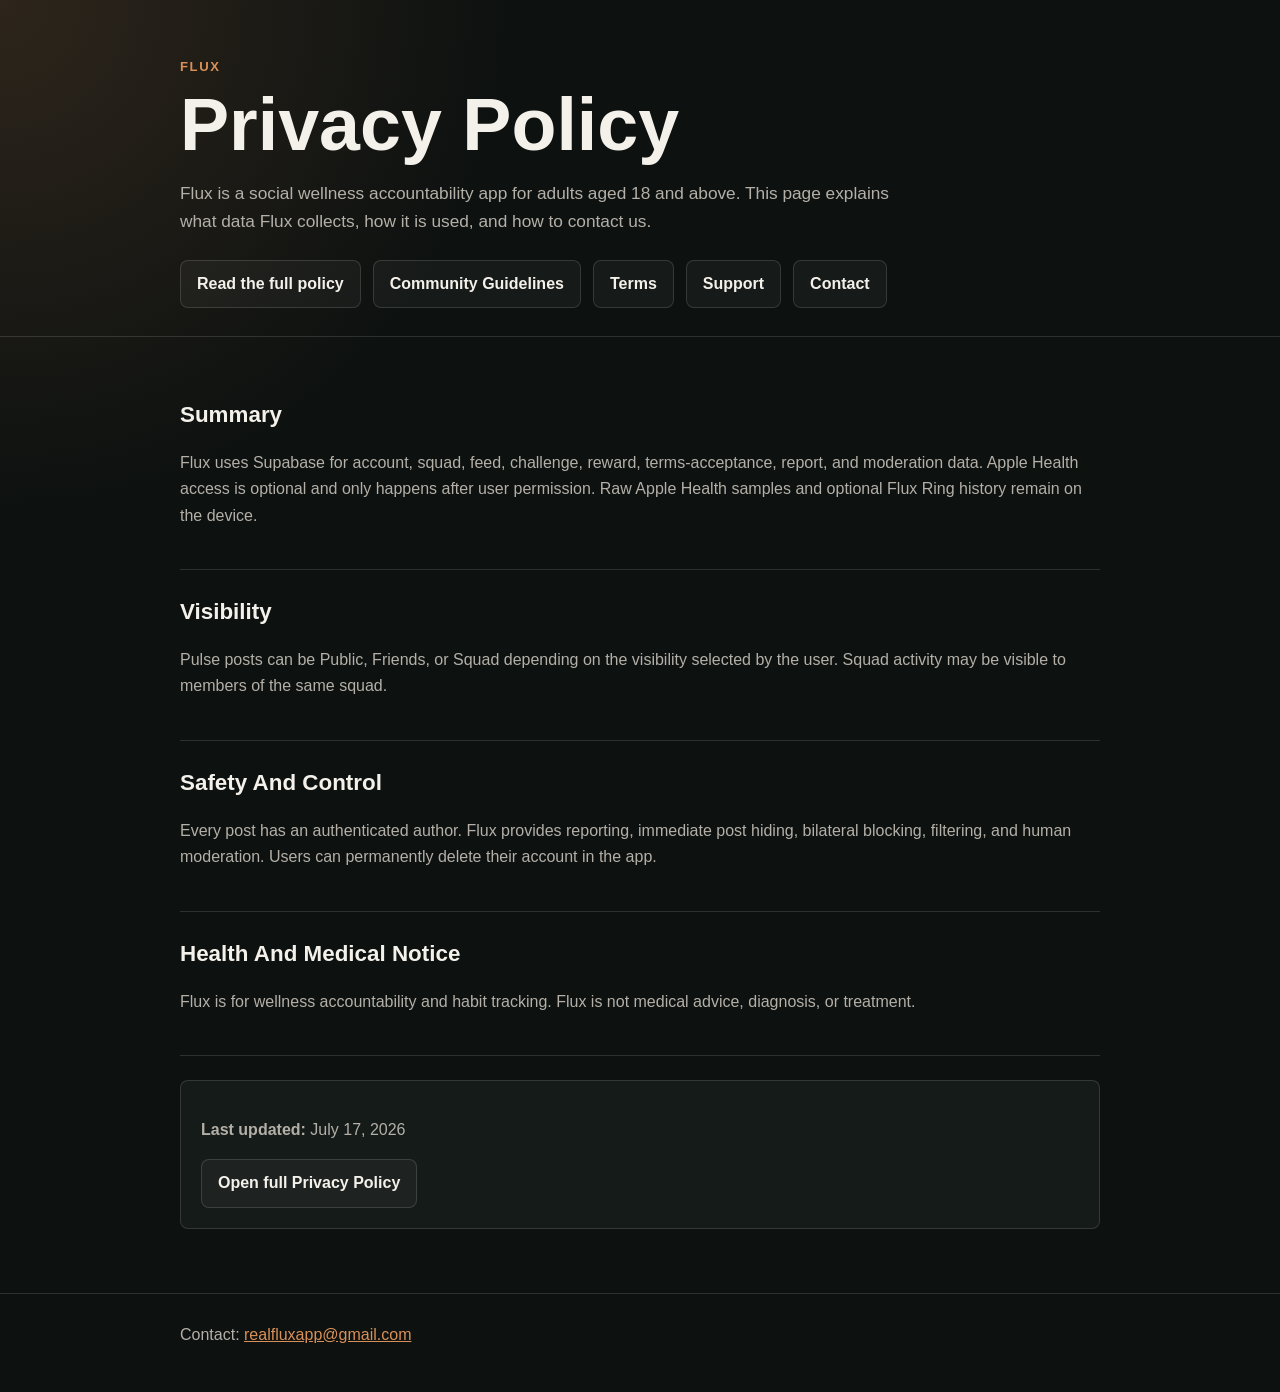
<file: index.html>
<!doctype html>
<html lang="en">
<head>
    <meta charset="utf-8">
    <meta name="viewport" content="width=device-width, initial-scale=1">
    <title>Flux Privacy Policy</title>
    <meta name="description" content="Privacy Policy for Flux, a social wellness accountability iOS app for adults.">
    <link rel="stylesheet" href="styles.css">
</head>
<body>
    <header>
        <div class="shell">
            <div class="brand">Flux</div>
            <h1>Privacy Policy</h1>
            <p class="lede">Flux is a social wellness accountability app for adults aged 18 and above. This page explains what data Flux collects, how it is used, and how to contact us.</p>
            <nav aria-label="Policy navigation">
                <a href="privacy-policy.html">Read the full policy</a>
                <a href="community-guidelines.html">Community Guidelines</a>
                <a href="terms.html">Terms</a>
                <a href="support.html">Support</a>
                <a href="mailto:realfluxapp@gmail.com">Contact</a>
            </nav>
        </div>
    </header>
    <main>
        <div class="shell">
            <section>
                <h2>Summary</h2>
                <p>Flux uses Supabase for account, squad, feed, challenge, reward, terms-acceptance, report, and moderation data. Apple Health access is optional and only happens after user permission. Raw Apple Health samples and optional Flux Ring history remain on the device.</p>
            </section>
            <section>
                <h2>Visibility</h2>
                <p>Pulse posts can be Public, Friends, or Squad depending on the visibility selected by the user. Squad activity may be visible to members of the same squad.</p>
            </section>
            <section>
                <h2>Safety And Control</h2>
                <p>Every post has an authenticated author. Flux provides reporting, immediate post hiding, bilateral blocking, filtering, and human moderation. Users can permanently delete their account in the app.</p>
            </section>
            <section>
                <h2>Health And Medical Notice</h2>
                <p>Flux is for wellness accountability and habit tracking. Flux is not medical advice, diagnosis, or treatment.</p>
            </section>
            <div class="card">
                <p><strong>Last updated:</strong> July 17, 2026</p>
                <a class="button" href="privacy-policy.html">Open full Privacy Policy</a>
            </div>
        </div>
    </main>
    <footer>
        <div class="shell">Contact: <a href="mailto:realfluxapp@gmail.com">realfluxapp@gmail.com</a></div>
    </footer>
</body>
</html>
</file>
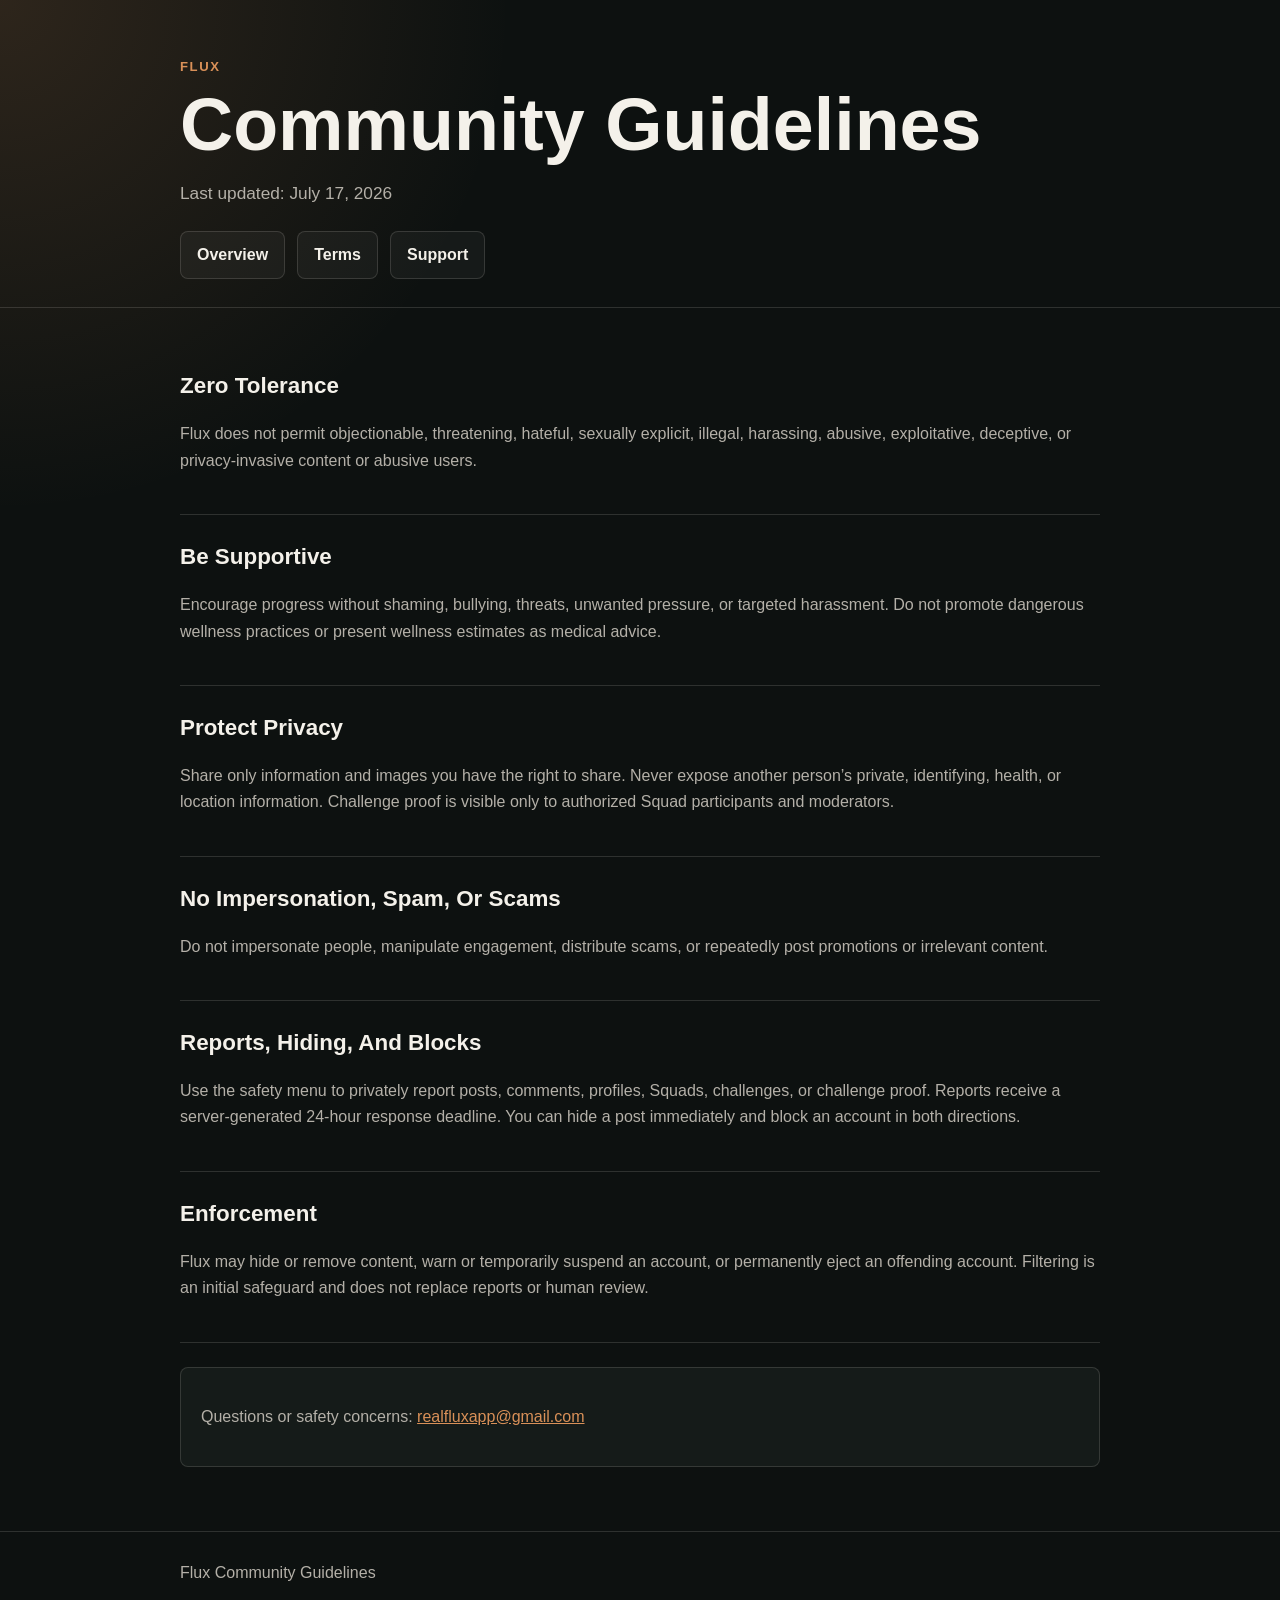
<file: community-guidelines.html>
<!doctype html>
<html lang="en">
<head>
    <meta charset="utf-8">
    <meta name="viewport" content="width=device-width, initial-scale=1">
    <title>Flux Community Guidelines</title>
    <meta name="description" content="Community and user-generated-content safety rules for Flux.">
    <link rel="stylesheet" href="styles.css">
</head>
<body>
    <header><div class="shell">
        <div class="brand">Flux</div>
        <h1>Community Guidelines</h1>
        <p class="lede">Last updated: July 17, 2026</p>
        <nav aria-label="Policy navigation"><a href="index.html">Overview</a><a href="terms.html">Terms</a><a href="support.html">Support</a></nav>
    </div></header>
    <main><div class="shell">
        <section><h2>Zero Tolerance</h2><p>Flux does not permit objectionable, threatening, hateful, sexually explicit, illegal, harassing, abusive, exploitative, deceptive, or privacy-invasive content or abusive users.</p></section>
        <section><h2>Be Supportive</h2><p>Encourage progress without shaming, bullying, threats, unwanted pressure, or targeted harassment. Do not promote dangerous wellness practices or present wellness estimates as medical advice.</p></section>
        <section><h2>Protect Privacy</h2><p>Share only information and images you have the right to share. Never expose another person’s private, identifying, health, or location information. Challenge proof is visible only to authorized Squad participants and moderators.</p></section>
        <section><h2>No Impersonation, Spam, Or Scams</h2><p>Do not impersonate people, manipulate engagement, distribute scams, or repeatedly post promotions or irrelevant content.</p></section>
        <section><h2>Reports, Hiding, And Blocks</h2><p>Use the safety menu to privately report posts, comments, profiles, Squads, challenges, or challenge proof. Reports receive a server-generated 24-hour response deadline. You can hide a post immediately and block an account in both directions.</p></section>
        <section><h2>Enforcement</h2><p>Flux may hide or remove content, warn or temporarily suspend an account, or permanently eject an offending account. Filtering is an initial safeguard and does not replace reports or human review.</p></section>
        <div class="card"><p>Questions or safety concerns: <a href="mailto:realfluxapp@gmail.com">realfluxapp@gmail.com</a></p></div>
    </div></main>
    <footer><div class="shell">Flux Community Guidelines</div></footer>
</body>
</html>
</file>
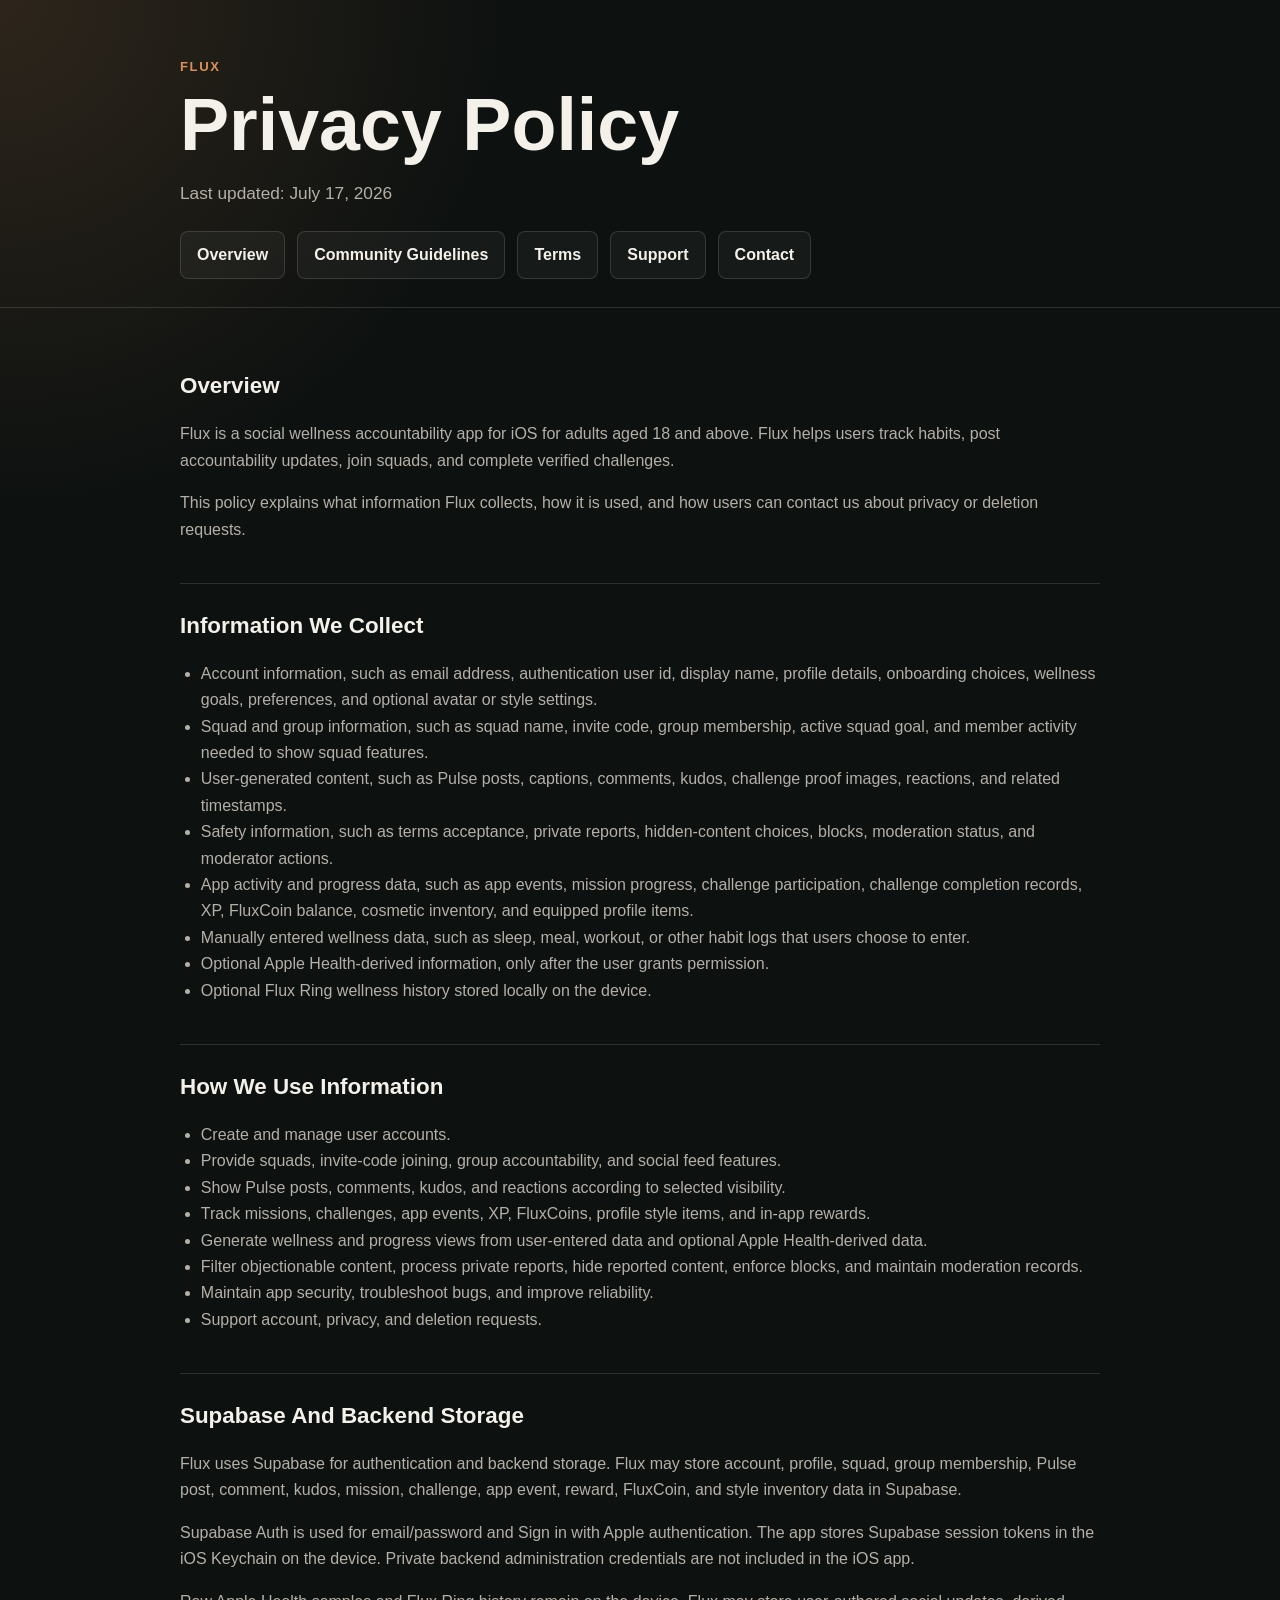
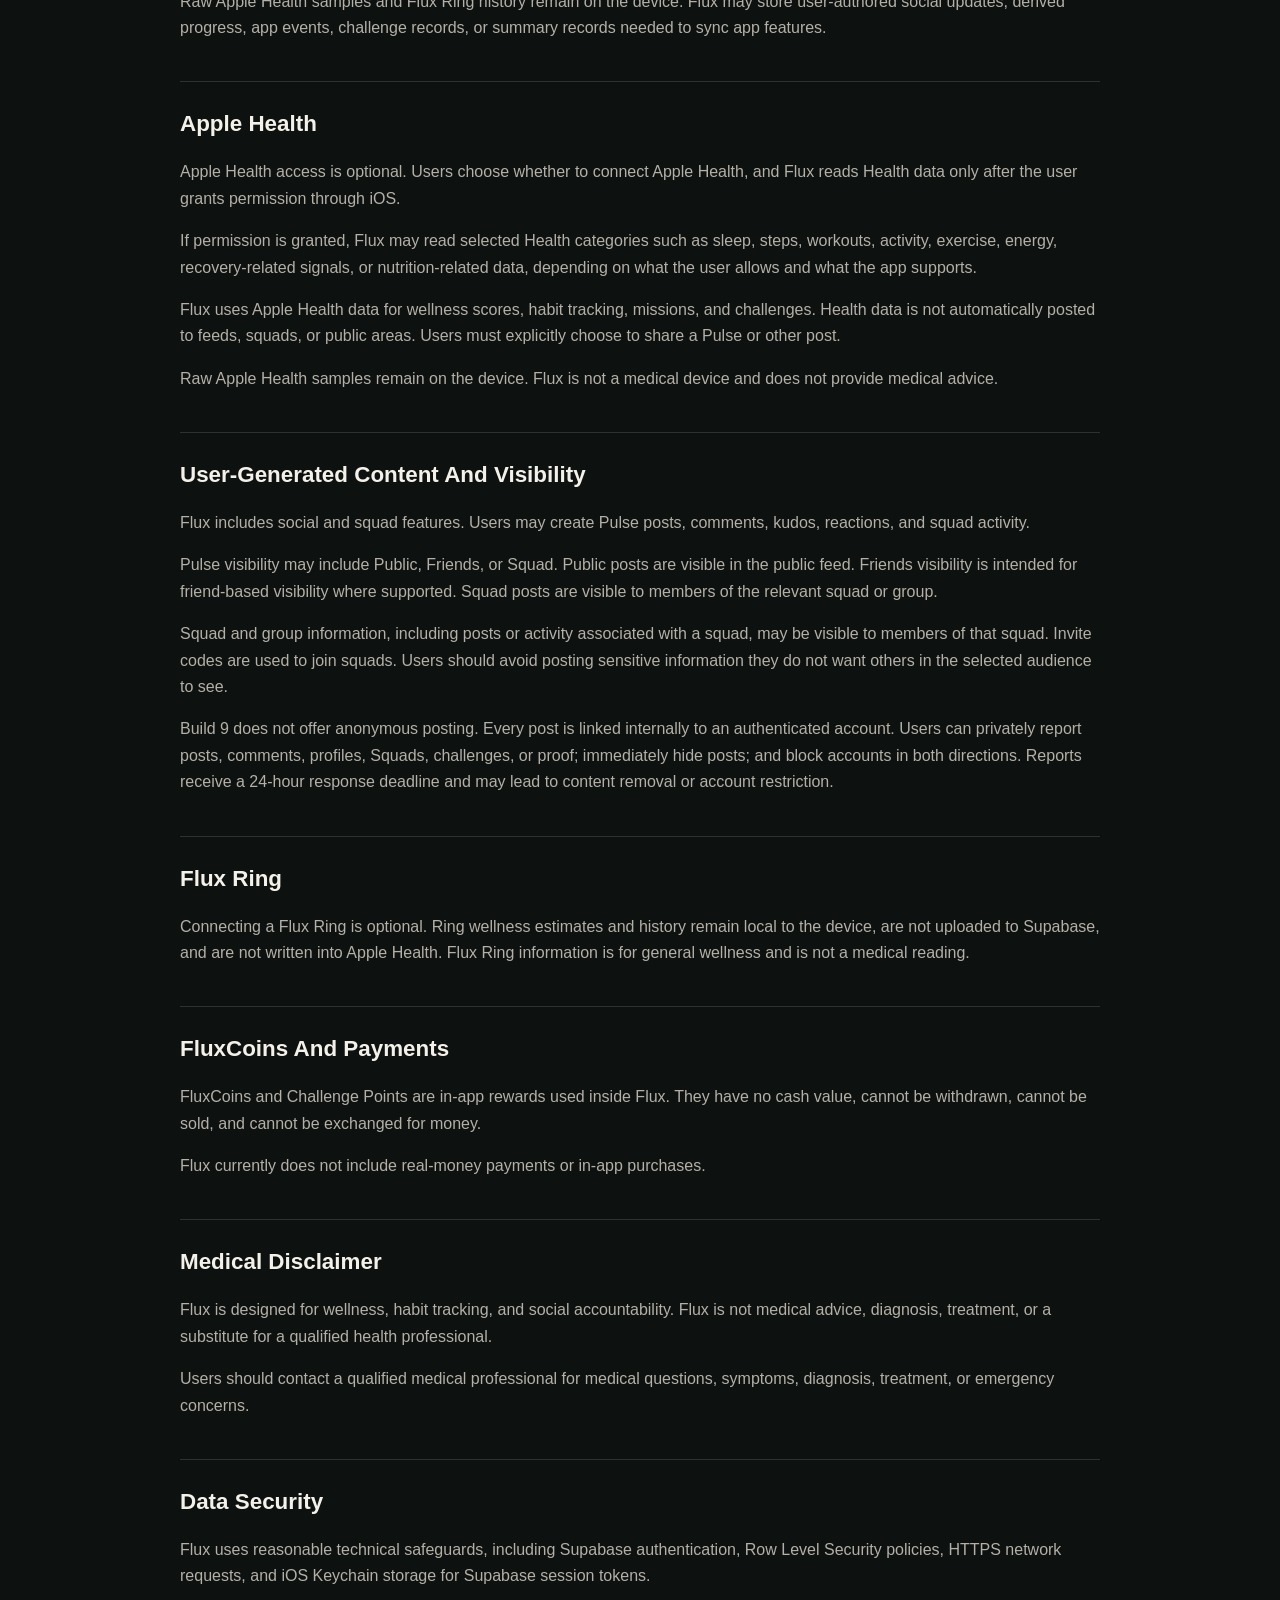
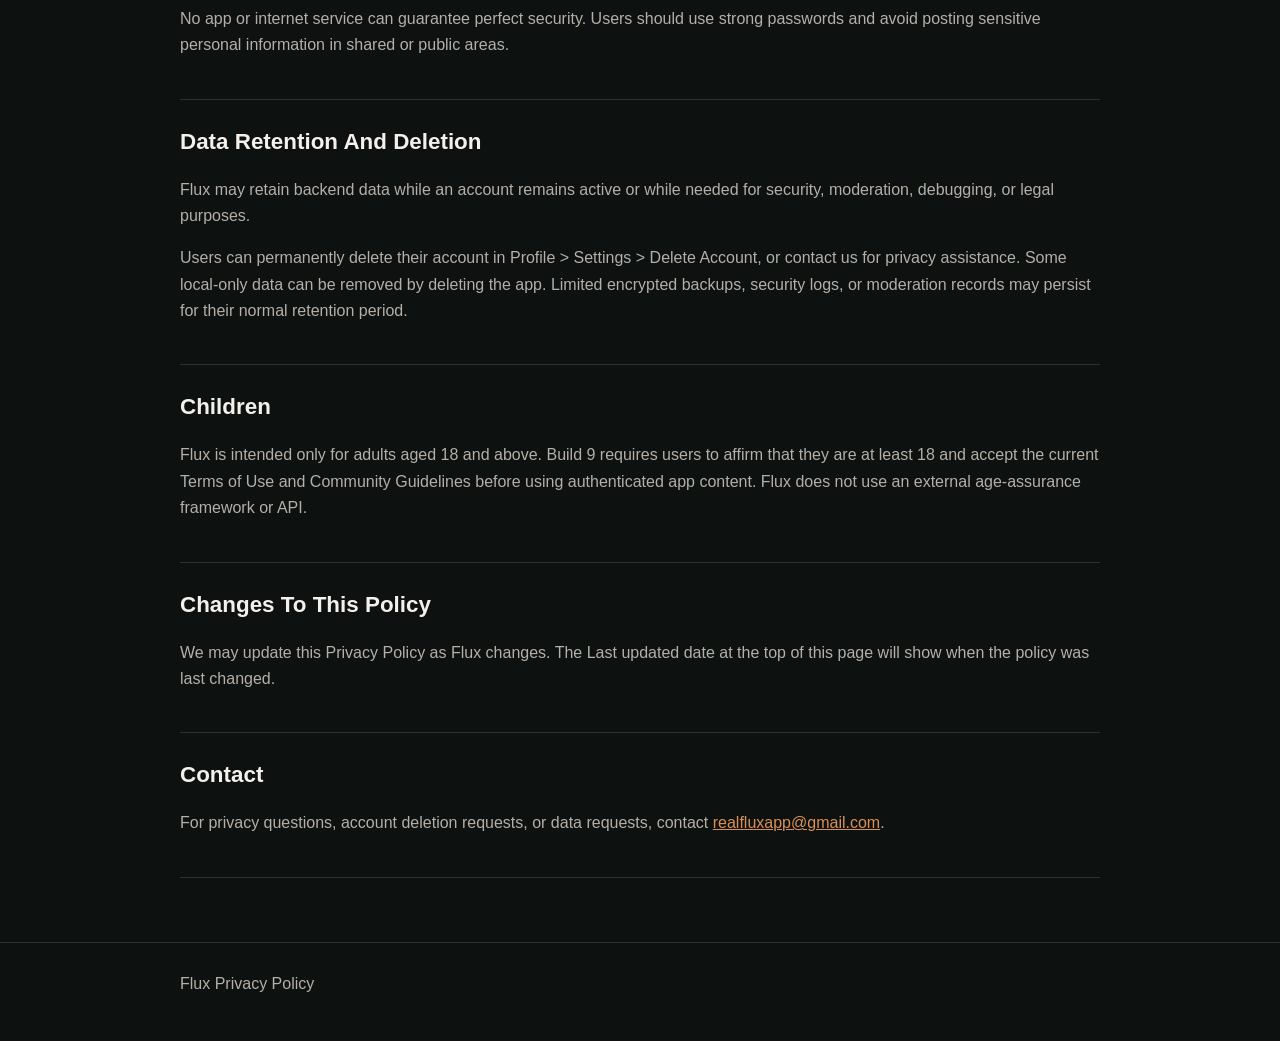
<file: privacy-policy.html>
<!doctype html>
<html lang="en">
<head>
    <meta charset="utf-8">
    <meta name="viewport" content="width=device-width, initial-scale=1">
    <title>Flux Privacy Policy</title>
    <meta name="description" content="Full Privacy Policy for Flux.">
    <link rel="stylesheet" href="styles.css">
</head>
<body>
    <header>
        <div class="shell">
            <div class="brand">Flux</div>
            <h1>Privacy Policy</h1>
            <p class="lede">Last updated: July 17, 2026</p>
            <nav aria-label="Policy navigation">
                <a href="index.html">Overview</a>
                <a href="community-guidelines.html">Community Guidelines</a>
                <a href="terms.html">Terms</a>
                <a href="support.html">Support</a>
                <a href="mailto:realfluxapp@gmail.com">Contact</a>
            </nav>
        </div>
    </header>
    <main>
        <div class="shell">
            <section>
                <h2>Overview</h2>
                <p>Flux is a social wellness accountability app for iOS for adults aged 18 and above. Flux helps users track habits, post accountability updates, join squads, and complete verified challenges.</p>
                <p>This policy explains what information Flux collects, how it is used, and how users can contact us about privacy or deletion requests.</p>
            </section>
            <section>
                <h2>Information We Collect</h2>
                <ul>
                    <li>Account information, such as email address, authentication user id, display name, profile details, onboarding choices, wellness goals, preferences, and optional avatar or style settings.</li>
                    <li>Squad and group information, such as squad name, invite code, group membership, active squad goal, and member activity needed to show squad features.</li>
                    <li>User-generated content, such as Pulse posts, captions, comments, kudos, challenge proof images, reactions, and related timestamps.</li>
                    <li>Safety information, such as terms acceptance, private reports, hidden-content choices, blocks, moderation status, and moderator actions.</li>
                    <li>App activity and progress data, such as app events, mission progress, challenge participation, challenge completion records, XP, FluxCoin balance, cosmetic inventory, and equipped profile items.</li>
                    <li>Manually entered wellness data, such as sleep, meal, workout, or other habit logs that users choose to enter.</li>
                    <li>Optional Apple Health-derived information, only after the user grants permission.</li>
                    <li>Optional Flux Ring wellness history stored locally on the device.</li>
                </ul>
            </section>
            <section>
                <h2>How We Use Information</h2>
                <ul>
                    <li>Create and manage user accounts.</li>
                    <li>Provide squads, invite-code joining, group accountability, and social feed features.</li>
                    <li>Show Pulse posts, comments, kudos, and reactions according to selected visibility.</li>
                    <li>Track missions, challenges, app events, XP, FluxCoins, profile style items, and in-app rewards.</li>
                    <li>Generate wellness and progress views from user-entered data and optional Apple Health-derived data.</li>
                    <li>Filter objectionable content, process private reports, hide reported content, enforce blocks, and maintain moderation records.</li>
                    <li>Maintain app security, troubleshoot bugs, and improve reliability.</li>
                    <li>Support account, privacy, and deletion requests.</li>
                </ul>
            </section>
            <section>
                <h2>Supabase And Backend Storage</h2>
                <p>Flux uses Supabase for authentication and backend storage. Flux may store account, profile, squad, group membership, Pulse post, comment, kudos, mission, challenge, app event, reward, FluxCoin, and style inventory data in Supabase.</p>
                <p>Supabase Auth is used for email/password and Sign in with Apple authentication. The app stores Supabase session tokens in the iOS Keychain on the device. Private backend administration credentials are not included in the iOS app.</p>
                <p>Raw Apple Health samples and Flux Ring history remain on the device. Flux may store user-authored social updates, derived progress, app events, challenge records, or summary records needed to sync app features.</p>
            </section>
            <section>
                <h2>Apple Health</h2>
                <p>Apple Health access is optional. Users choose whether to connect Apple Health, and Flux reads Health data only after the user grants permission through iOS.</p>
                <p>If permission is granted, Flux may read selected Health categories such as sleep, steps, workouts, activity, exercise, energy, recovery-related signals, or nutrition-related data, depending on what the user allows and what the app supports.</p>
                <p>Flux uses Apple Health data for wellness scores, habit tracking, missions, and challenges. Health data is not automatically posted to feeds, squads, or public areas. Users must explicitly choose to share a Pulse or other post.</p>
                <p>Raw Apple Health samples remain on the device. Flux is not a medical device and does not provide medical advice.</p>
            </section>
            <section>
                <h2>User-Generated Content And Visibility</h2>
                <p>Flux includes social and squad features. Users may create Pulse posts, comments, kudos, reactions, and squad activity.</p>
                <p>Pulse visibility may include Public, Friends, or Squad. Public posts are visible in the public feed. Friends visibility is intended for friend-based visibility where supported. Squad posts are visible to members of the relevant squad or group.</p>
                <p>Squad and group information, including posts or activity associated with a squad, may be visible to members of that squad. Invite codes are used to join squads. Users should avoid posting sensitive information they do not want others in the selected audience to see.</p>
                <p>Build 9 does not offer anonymous posting. Every post is linked internally to an authenticated account. Users can privately report posts, comments, profiles, Squads, challenges, or proof; immediately hide posts; and block accounts in both directions. Reports receive a 24-hour response deadline and may lead to content removal or account restriction.</p>
            </section>
            <section>
                <h2>Flux Ring</h2>
                <p>Connecting a Flux Ring is optional. Ring wellness estimates and history remain local to the device, are not uploaded to Supabase, and are not written into Apple Health. Flux Ring information is for general wellness and is not a medical reading.</p>
            </section>
            <section>
                <h2>FluxCoins And Payments</h2>
                <p>FluxCoins and Challenge Points are in-app rewards used inside Flux. They have no cash value, cannot be withdrawn, cannot be sold, and cannot be exchanged for money.</p>
                <p>Flux currently does not include real-money payments or in-app purchases.</p>
            </section>
            <section>
                <h2>Medical Disclaimer</h2>
                <p>Flux is designed for wellness, habit tracking, and social accountability. Flux is not medical advice, diagnosis, treatment, or a substitute for a qualified health professional.</p>
                <p>Users should contact a qualified medical professional for medical questions, symptoms, diagnosis, treatment, or emergency concerns.</p>
            </section>
            <section>
                <h2>Data Security</h2>
                <p>Flux uses reasonable technical safeguards, including Supabase authentication, Row Level Security policies, HTTPS network requests, and iOS Keychain storage for Supabase session tokens.</p>
                <p>No app or internet service can guarantee perfect security. Users should use strong passwords and avoid posting sensitive personal information in shared or public areas.</p>
            </section>
            <section>
                <h2>Data Retention And Deletion</h2>
                <p>Flux may retain backend data while an account remains active or while needed for security, moderation, debugging, or legal purposes.</p>
                <p>Users can permanently delete their account in Profile &gt; Settings &gt; Delete Account, or contact us for privacy assistance. Some local-only data can be removed by deleting the app. Limited encrypted backups, security logs, or moderation records may persist for their normal retention period.</p>
            </section>
            <section>
                <h2>Children</h2>
                <p>Flux is intended only for adults aged 18 and above. Build 9 requires users to affirm that they are at least 18 and accept the current Terms of Use and Community Guidelines before using authenticated app content. Flux does not use an external age-assurance framework or API.</p>
            </section>
            <section>
                <h2>Changes To This Policy</h2>
                <p>We may update this Privacy Policy as Flux changes. The Last updated date at the top of this page will show when the policy was last changed.</p>
            </section>
            <section>
                <h2>Contact</h2>
                <p>For privacy questions, account deletion requests, or data requests, contact <a href="mailto:realfluxapp@gmail.com">realfluxapp@gmail.com</a>.</p>
            </section>
        </div>
    </main>
    <footer>
        <div class="shell">Flux Privacy Policy</div>
    </footer>
</body>
</html>
</file>
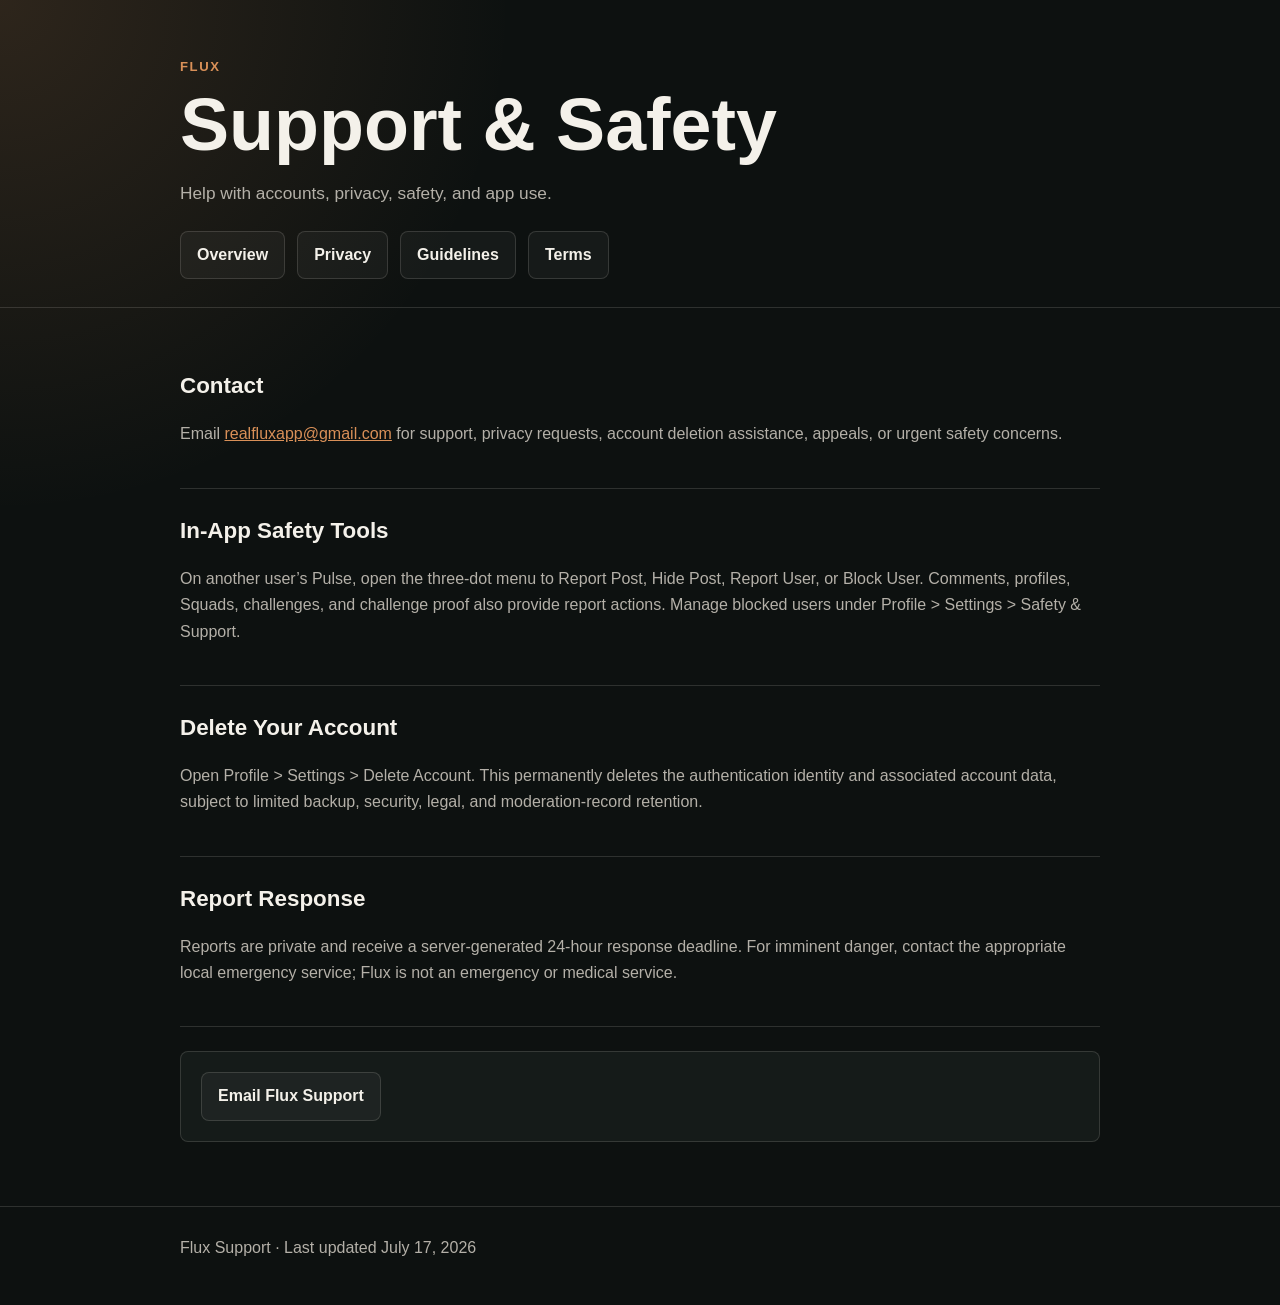
<file: support.html>
<!doctype html>
<html lang="en">
<head>
    <meta charset="utf-8">
    <meta name="viewport" content="width=device-width, initial-scale=1">
    <title>Flux Support</title>
    <meta name="description" content="Support and safety contact information for Flux.">
    <link rel="stylesheet" href="styles.css">
</head>
<body>
    <header><div class="shell">
        <div class="brand">Flux</div>
        <h1>Support &amp; Safety</h1>
        <p class="lede">Help with accounts, privacy, safety, and app use.</p>
        <nav aria-label="Policy navigation"><a href="index.html">Overview</a><a href="privacy-policy.html">Privacy</a><a href="community-guidelines.html">Guidelines</a><a href="terms.html">Terms</a></nav>
    </div></header>
    <main><div class="shell">
        <section><h2>Contact</h2><p>Email <a href="mailto:realfluxapp@gmail.com">realfluxapp@gmail.com</a> for support, privacy requests, account deletion assistance, appeals, or urgent safety concerns.</p></section>
        <section><h2>In-App Safety Tools</h2><p>On another user’s Pulse, open the three-dot menu to Report Post, Hide Post, Report User, or Block User. Comments, profiles, Squads, challenges, and challenge proof also provide report actions. Manage blocked users under Profile &gt; Settings &gt; Safety &amp; Support.</p></section>
        <section><h2>Delete Your Account</h2><p>Open Profile &gt; Settings &gt; Delete Account. This permanently deletes the authentication identity and associated account data, subject to limited backup, security, legal, and moderation-record retention.</p></section>
        <section><h2>Report Response</h2><p>Reports are private and receive a server-generated 24-hour response deadline. For imminent danger, contact the appropriate local emergency service; Flux is not an emergency or medical service.</p></section>
        <div class="card"><a class="button" href="mailto:realfluxapp@gmail.com?subject=Flux%20Support">Email Flux Support</a></div>
    </div></main>
    <footer><div class="shell">Flux Support · Last updated July 17, 2026</div></footer>
</body>
</html>
</file>
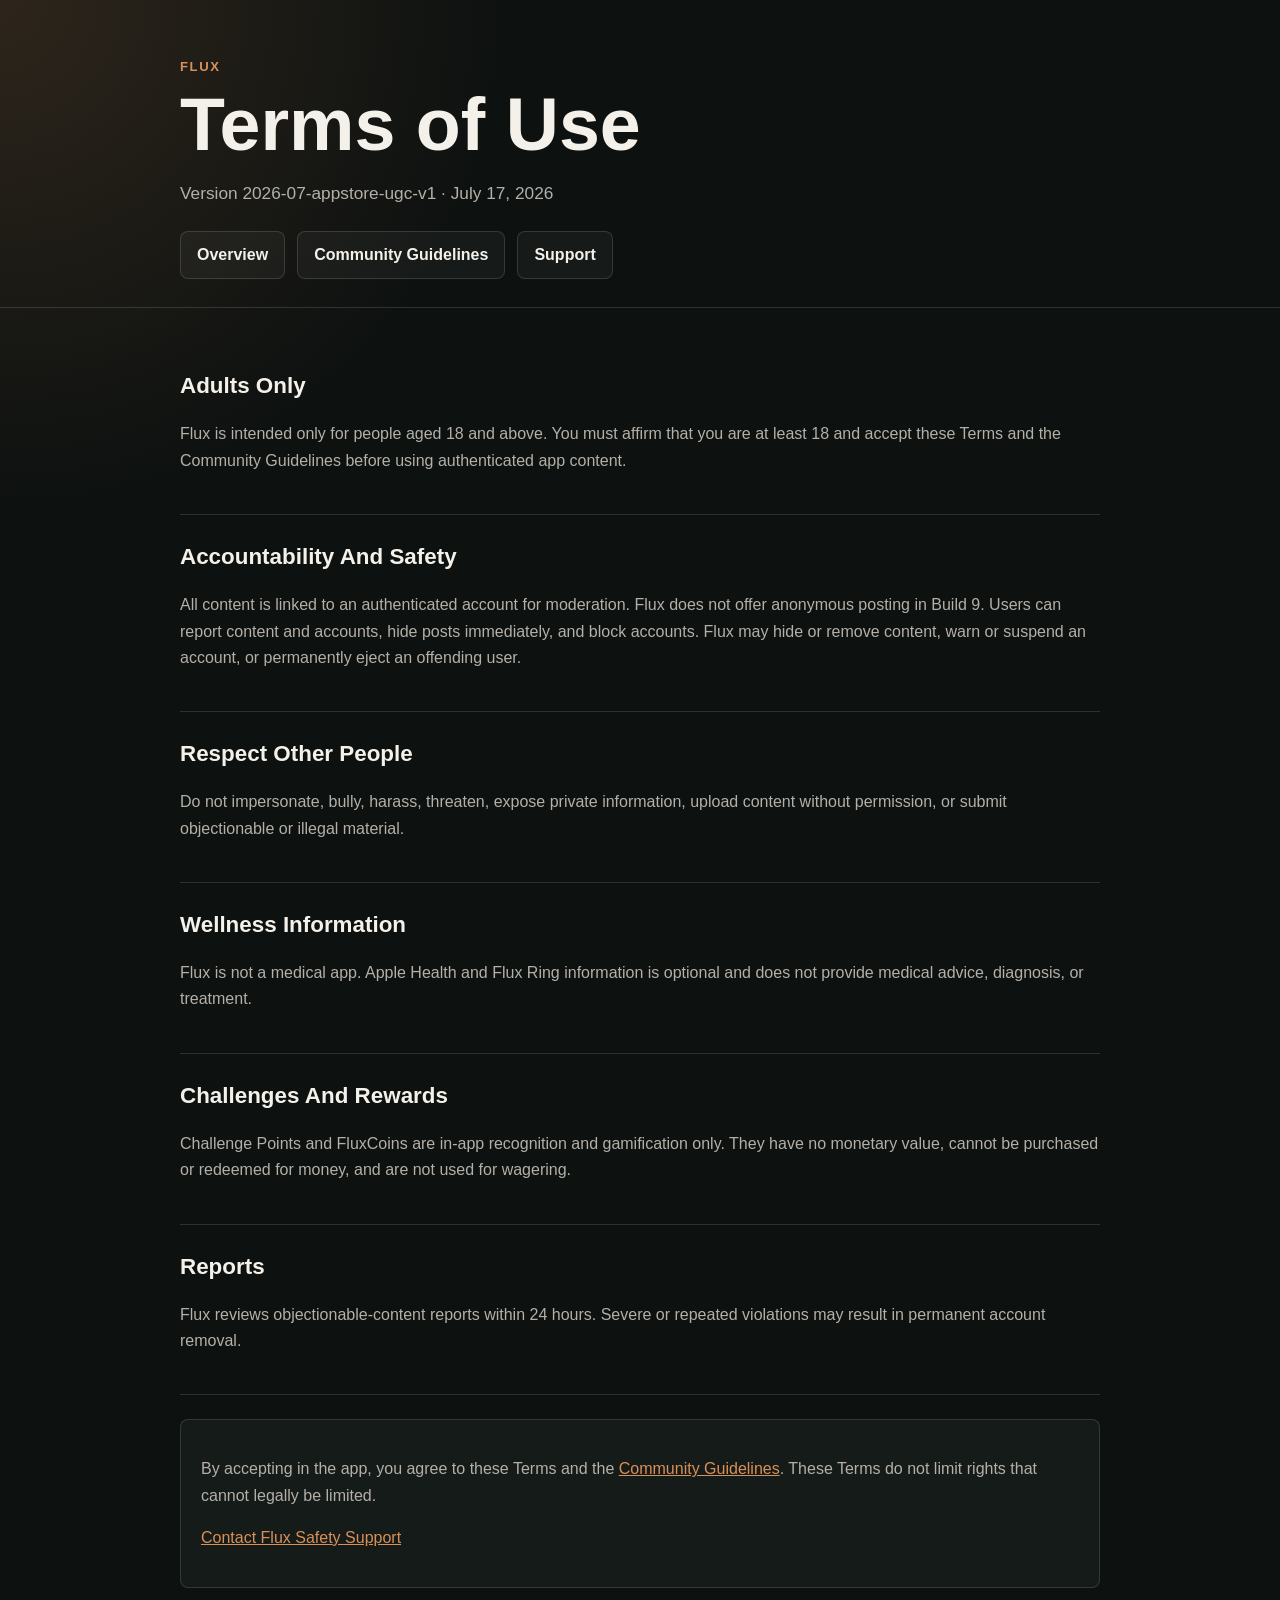
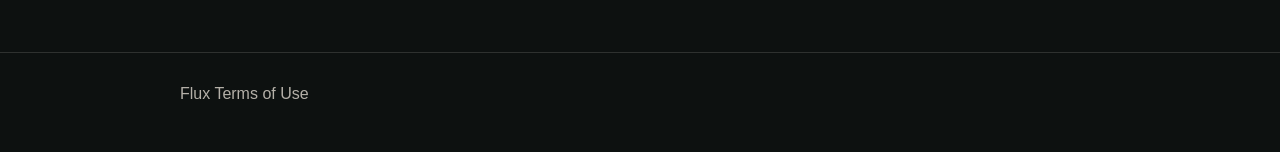
<file: terms.html>
<!doctype html>
<html lang="en">
<head>
    <meta charset="utf-8">
    <meta name="viewport" content="width=device-width, initial-scale=1">
    <title>Flux Terms of Use</title>
    <meta name="description" content="Terms of Use for Flux.">
    <link rel="stylesheet" href="styles.css">
</head>
<body>
    <header><div class="shell">
        <div class="brand">Flux</div>
        <h1>Terms of Use</h1>
        <p class="lede">Version 2026-07-appstore-ugc-v1 · July 17, 2026</p>
        <nav aria-label="Policy navigation"><a href="index.html">Overview</a><a href="community-guidelines.html">Community Guidelines</a><a href="support.html">Support</a></nav>
    </div></header>
    <main><div class="shell">
        <section><h2>Adults Only</h2><p>Flux is intended only for people aged 18 and above. You must affirm that you are at least 18 and accept these Terms and the Community Guidelines before using authenticated app content.</p></section>
        <section><h2>Accountability And Safety</h2><p>All content is linked to an authenticated account for moderation. Flux does not offer anonymous posting in Build 9. Users can report content and accounts, hide posts immediately, and block accounts. Flux may hide or remove content, warn or suspend an account, or permanently eject an offending user.</p></section>
        <section><h2>Respect Other People</h2><p>Do not impersonate, bully, harass, threaten, expose private information, upload content without permission, or submit objectionable or illegal material.</p></section>
        <section><h2>Wellness Information</h2><p>Flux is not a medical app. Apple Health and Flux Ring information is optional and does not provide medical advice, diagnosis, or treatment.</p></section>
        <section><h2>Challenges And Rewards</h2><p>Challenge Points and FluxCoins are in-app recognition and gamification only. They have no monetary value, cannot be purchased or redeemed for money, and are not used for wagering.</p></section>
        <section><h2>Reports</h2><p>Flux reviews objectionable-content reports within 24 hours. Severe or repeated violations may result in permanent account removal.</p></section>
        <div class="card"><p>By accepting in the app, you agree to these Terms and the <a href="community-guidelines.html">Community Guidelines</a>. These Terms do not limit rights that cannot legally be limited.</p><p><a href="mailto:realfluxapp@gmail.com?subject=Flux%20Safety%20Support">Contact Flux Safety Support</a></p></div>
    </div></main>
    <footer><div class="shell">Flux Terms of Use</div></footer>
</body>
</html>
</file>
<file: styles.css>
:root {
    color-scheme: dark;
    --bg: #0d1110;
    --panel: #151b19;
    --text: #f4f1ea;
    --muted: #b4b0a8;
    --line: rgba(244, 241, 234, 0.14);
    --copper: #d99058;
    --moss: #8fa878;
}

* {
    box-sizing: border-box;
}

body {
    margin: 0;
    font-family: -apple-system, BlinkMacSystemFont, "Inter", "Segoe UI", sans-serif;
    background: radial-gradient(circle at top left, rgba(217, 144, 88, 0.16), transparent 32rem), var(--bg);
    color: var(--text);
    line-height: 1.65;
}

a {
    color: var(--copper);
}

.shell {
    width: min(920px, calc(100% - 32px));
    margin: 0 auto;
}

header {
    padding: 56px 0 28px;
    border-bottom: 1px solid var(--line);
}

.brand {
    color: var(--copper);
    font-size: 0.82rem;
    font-weight: 800;
    letter-spacing: 0.12em;
    text-transform: uppercase;
}

h1 {
    margin: 10px 0 10px;
    font-size: clamp(2.2rem, 7vw, 4.6rem);
    line-height: 1;
}

.lede {
    max-width: 720px;
    color: var(--muted);
    font-size: 1.08rem;
}

nav {
    display: flex;
    flex-wrap: wrap;
    gap: 12px;
    margin-top: 24px;
}

nav a,
.button {
    display: inline-flex;
    align-items: center;
    min-height: 44px;
    padding: 10px 16px;
    border: 1px solid var(--line);
    border-radius: 8px;
    background: rgba(255, 255, 255, 0.04);
    color: var(--text);
    text-decoration: none;
    font-weight: 700;
}

main {
    padding: 36px 0 64px;
}

section {
    padding: 24px 0;
    border-bottom: 1px solid var(--line);
}

h2 {
    margin: 0 0 12px;
    font-size: 1.4rem;
}

p,
li {
    color: var(--muted);
}

ul {
    padding-left: 1.3rem;
}

.card {
    margin-top: 24px;
    padding: 20px;
    border: 1px solid var(--line);
    border-radius: 8px;
    background: var(--panel);
}

footer {
    padding: 28px 0 44px;
    color: var(--muted);
    border-top: 1px solid var(--line);
}

@media (max-width: 640px) {
    header {
        padding-top: 36px;
    }

    .shell {
        width: min(100% - 24px, 920px);
    }
}
</file>
